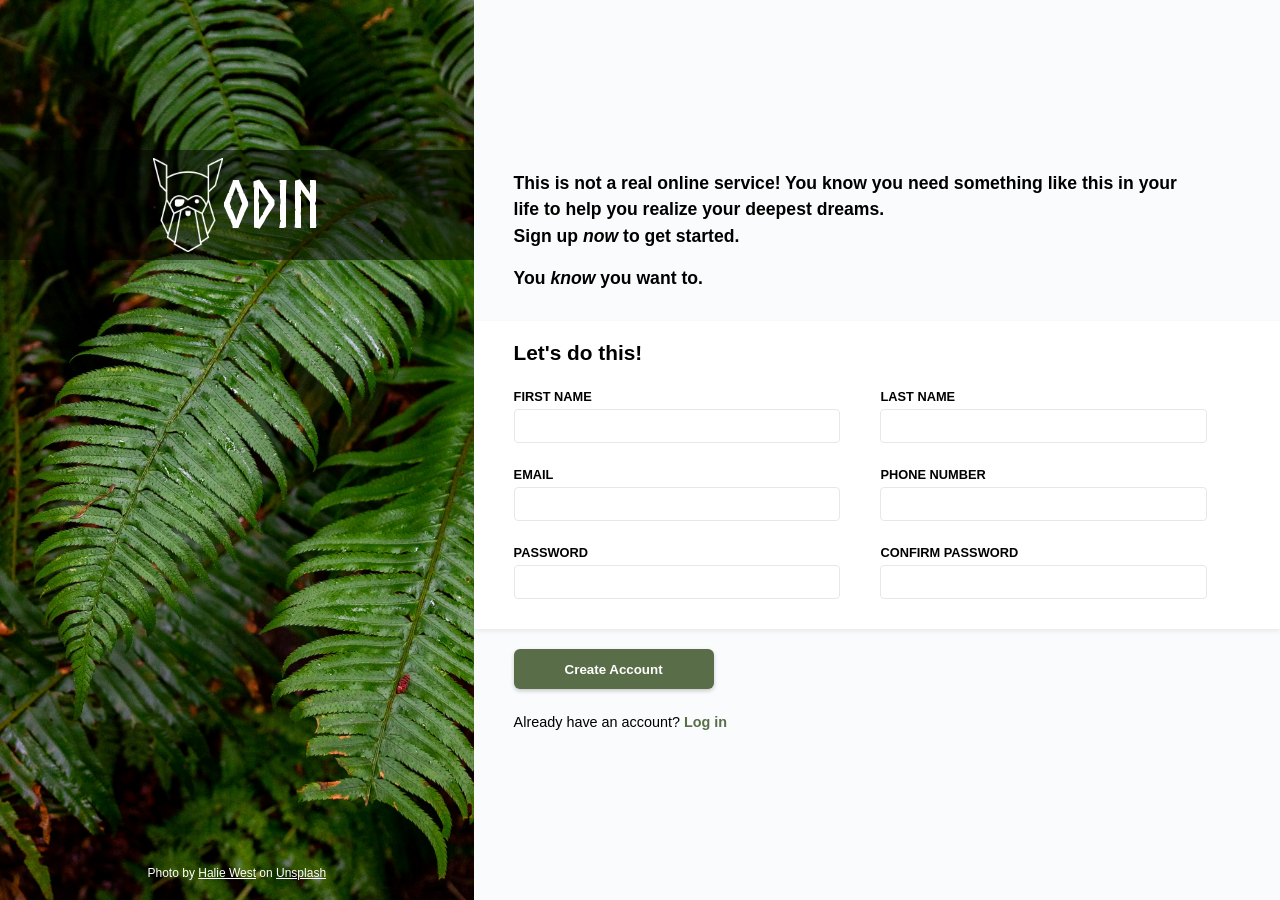
<file: index.html>
<!DOCTYPE html>
<html lang="en">
<head>
    <meta charset="UTF-8">
    <meta name="viewport" content="width=device-width, initial-scale=1.0">
    <title>Form Basics</title>
    <link rel="stylesheet" href="styles.css">
</head>
<body>
    <div class="right">
        <div class="logo-wrapper">
            <img src="images/odin-lined.png">
            <p>Odin</p>            
        </div>
        <p class="credits">Photo by 
                <a href="https://unsplash.com/photos/25xggax4bSA">Halie West</a>
                 on 
                 <a href="www.unsplash.com">Unsplash</a>
        </p>
    </div>
    <div class="left">
        <div class="header">
            <p>This is not a real online service! You know you need something like this in your life to help
                you realize your deepest dreams.<br>
                Sign up <em>now</em> to get started.</p>
                <p>You <em>know</em> you want to.</p>
        </div>
        
            <form action="" method="get">
                <div class="form-wrapper">
                    <h2>Let's do this!</h2>
                    <div class="form-fields">
                        <div class="form-row">
                            <label for="first-name">First Name</label>
                            <input id="first-name" name="first-name" type="text" required/>
                        </div>
                        <div class="form-row">
                            <label for="last-name">Last Name</label>
                            <input id="last-name" name="last-name" type="text" required/>
                        </div>
                        <div class="form-row">
                            <label for="email">Email</label>
                            <input id="email" name="email" type="email" required/>
                        </div>
                        <div class="form-row">
                            <label for="phone-number">Phone Number</label>
                            <input id="phone-number" name="phone-number" type="tel" />
                        </div>
                        <div class="form-row">
                            <label for="password">Password</label>
                            <input id="password" name="password" type="password" required/>
                        </div>
                    <div class="form-row">
                        <label for="confirm-password">Confirm Password</label>
                        <input id="confirm-password" name="confirm-password" type="password" required />
                    </div>
                    </div>
                </div>
                <div class="form-actions">
                        <button>Create Account</button>
                        <p>Already have an account? <a href="">Log in</a></p>
                </div>
                
            </form>
        </div>
    </body>
</html>
</file>
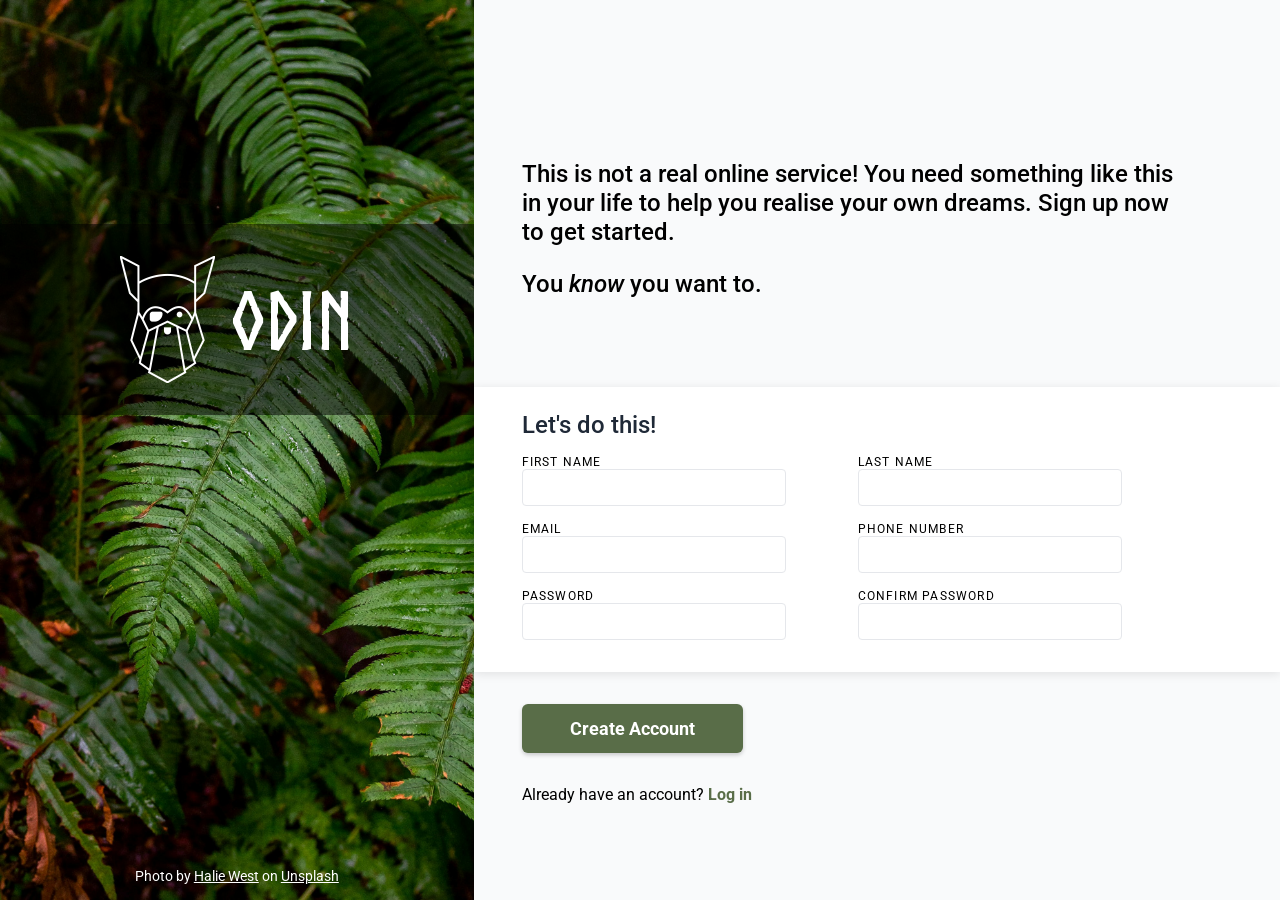
<file: form-01/index.html>
<!DOCTYPE html>
<html lang="en">
<head>
    <meta charset="UTF-8">
    <meta name="viewport" content="width=device-width, initial-scale=1.0">
    <title>Html Forms</title>
    <link rel="preconnect" href="https://fonts.googleapis.com">
    <link rel="preconnect" href="https://fonts.gstatic.com" crossorigin>
    <link href="https://fonts.googleapis.com/css2?family=Roboto:wght@400;500;700&display=swap" rel="stylesheet">
    <link rel="stylesheet" href="styles.css" />
</head>
<body>
   <div class="main-wrapper">
    
            <div class="left-column">
                <div class="logo">
                    <img src="images/odin-lined.png" alt="Odin logo">
                    <p class="logo-text">ODIN</p>
                </div>
                    <p class="photo-credit">Photo by <a href="https://unsplash.com/photos/25xggax4bSA">Halie West</a> on <a href="https://unsplash.com">Unsplash</a></p>
            </div>
            
            <div class="right-column">
                <div class="right-column-header">
                    <p class="header-text">This is not a real online service! You need something like this in your life to help you realise your own dreams. Sign up now to get started.</p>
                    <p class="header-cta">You <em>know</em> you want to.</p>
                </div>
                <div class="form-wrapper">
                    <form action="" method="get">
                        <div class="form-band">
                            <section class="form-wrapper-contents">
                        <h2>Let's do this!</h2>
                            <p>
                                <label for="first_name">FIRST NAME</label>
                                <input type="text" name="first_name" id="first_name" required>
                            </p>
                            <p>
                                 <label for="last_name">LAST NAME</label>
                                 <input type="text" id="last_name" name="last_name" required>
                            </p>
                            <p>
                                <label for="user_email">EMAIL</label>
                                <input type="email" name="user_email" id="user_email" required>
                            </p>
                            <p>
                                <label for="phone_number">PHONE NUMBER</label>
                                <input type="tel" id="phone_number" name="phone_number">
                            </p>
                            <p>
                                <label for="user_password">PASSWORD</label>
                                <input type="password" id="user_password" name="password" required minlength="8"> 
                            </p>
                            <p>
                                <label for="confirm_password">CONFIRM PASSWORD</label>
                                <input type="password" id="confirm_password" name="confirm_password" required minlength="8" > 
                            </p>
                            </section>
                        </div>

                        <p class="button">
                                <button type="submit">Create Account</button>
                        </p> 
                         <p class="form-wrapper-cta">Already have an account? <a href="">Log in</a></p>
   
                    </form>
                </div>
        </div>
   </div> 
</body>
</html>
</file>
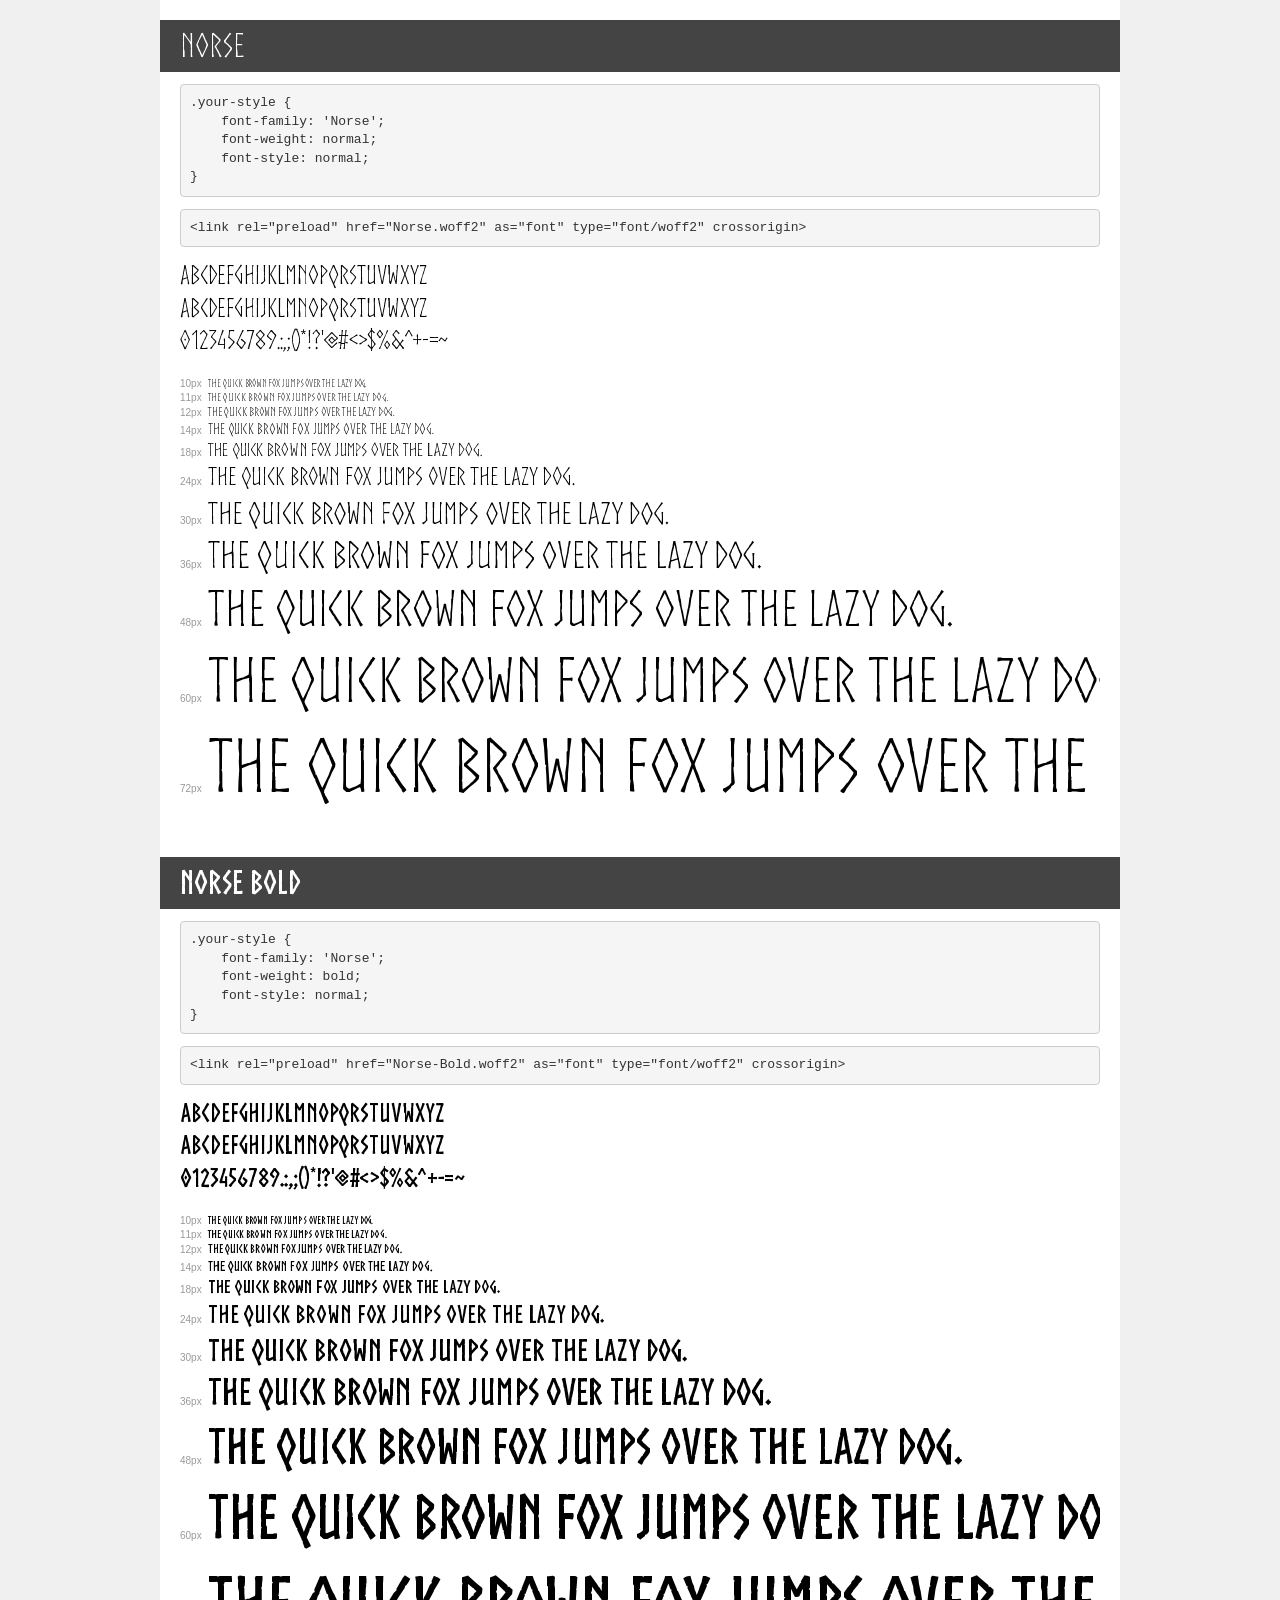
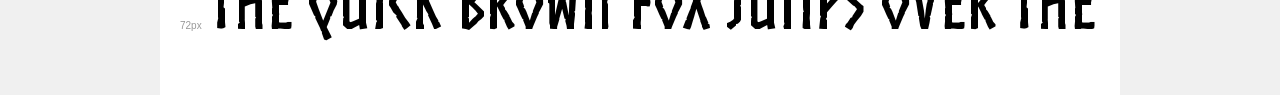
<file: fonts/demo.html>
<!DOCTYPE html>
<html lang="en">
<head>
    <meta charset="utf-8">
    <meta http-equiv="X-UA-Compatible" content="IE=edge">
    <meta name="viewport" content="width=device-width, initial-scale=1">
    <meta name="robots" content="noindex, noarchive">
    <meta name="format-detection" content="telephone=no">
    <title>Transfonter demo</title>
    <link href="stylesheet.css" rel="stylesheet">
    <style>
        /*
        http://meyerweb.com/eric/tools/css/reset/
        v2.0 | 20110126
        License: none (public domain)
        */
        html, body, div, span, applet, object, iframe,
        h1, h2, h3, h4, h5, h6, p, blockquote, pre,
        a, abbr, acronym, address, big, cite, code,
        del, dfn, em, img, ins, kbd, q, s, samp,
        small, strike, strong, sub, sup, tt, var,
        b, u, i, center,
        dl, dt, dd, ol, ul, li,
        fieldset, form, label, legend,
        table, caption, tbody, tfoot, thead, tr, th, td,
        article, aside, canvas, details, embed,
        figure, figcaption, footer, header, hgroup,
        menu, nav, output, ruby, section, summary,
        time, mark, audio, video {
            margin: 0;
            padding: 0;
            border: 0;
            font-size: 100%;
            font: inherit;
            vertical-align: baseline;
        }
        /* HTML5 display-role reset for older browsers */
        article, aside, details, figcaption, figure,
        footer, header, hgroup, menu, nav, section {
            display: block;
        }
        body {
            line-height: 1;
        }
        ol, ul {
            list-style: none;
        }
        blockquote, q {
            quotes: none;
        }
        blockquote:before, blockquote:after,
        q:before, q:after {
            content: '';
            content: none;
        }
        table {
            border-collapse: collapse;
            border-spacing: 0;
        }
        /* demo styles */
        body {
            background: #f0f0f0;
            color: #000;
        }
        .page {
            background: #fff;
            width: 920px;
            margin: 0 auto;
            padding: 20px 20px 0 20px;
            overflow: hidden;
        }
        .font-container {
            overflow-x: auto;
            overflow-y: hidden;
            margin-bottom: 40px;
            line-height: 1.3;
            white-space: nowrap;
            padding-bottom: 5px;
        }
        h1 {
            position: relative;
            background: #444;
            font-size: 32px;
            color: #fff;
            padding: 10px 20px;
            margin: 0 -20px 12px -20px;
        }
        .letters {
            font-size: 25px;
            margin-bottom: 20px;
        }
        .s10:before {
            content: '10px';
        }
        .s11:before {
            content: '11px';
        }
        .s12:before {
            content: '12px';
        }
        .s14:before {
            content: '14px';
        }
        .s18:before {
            content: '18px';
        }
        .s24:before {
            content: '24px';
        }
        .s30:before {
            content: '30px';
        }
        .s36:before {
            content: '36px';
        }
        .s48:before {
            content: '48px';
        }
        .s60:before {
            content: '60px';
        }
        .s72:before {
            content: '72px';
        }
        .s10:before, .s11:before, .s12:before, .s14:before,
        .s18:before, .s24:before, .s30:before, .s36:before,
        .s48:before, .s60:before, .s72:before {
            font-family: Arial, sans-serif;
            font-size: 10px;
            font-weight: normal;
            font-style: normal;
            color: #999;
            padding-right: 6px;
        }
        pre {
            display: block;
            padding: 9px;
            margin: 0 0 12px;
            font-family: Monaco, Menlo, Consolas, "Courier New", monospace;
            font-size: 13px;
            line-height: 1.428571429;
            color: #333;
            font-weight: normal;
            font-style: normal;
            background-color: #f5f5f5;
            border: 1px solid #ccc;
            overflow-x: auto;
            border-radius: 4px;
        }
        /* responsive */
        @media (max-width: 959px) {
            .page {
                width: auto;
                margin: 0;
            }
        }
    </style>
</head>
<body>
<div class="page">
    <div class="demo">
        <h1 style="font-family: 'Norse'; font-weight: normal; font-style: normal;">Norse</h1>
        <pre title="Usage">.your-style {
    font-family: 'Norse';
    font-weight: normal;
    font-style: normal;
}</pre>
        <pre title="Preload (optional)">
&lt;link rel=&quot;preload&quot; href=&quot;Norse.woff2&quot; as=&quot;font&quot; type=&quot;font/woff2&quot; crossorigin&gt;</pre>
        <div class="font-container" style="font-family: 'Norse'; font-weight: normal; font-style: normal;">
            <p class="letters">
                abcdefghijklmnopqrstuvwxyz<br>
ABCDEFGHIJKLMNOPQRSTUVWXYZ<br>
                0123456789.:,;()*!?'@#&lt;&gt;$%&^+-=~
            </p>
            <p class="s10" style="font-size: 10px;">The quick brown fox jumps over the lazy dog.</p>
            <p class="s11" style="font-size: 11px;">The quick brown fox jumps over the lazy dog.</p>
            <p class="s12" style="font-size: 12px;">The quick brown fox jumps over the lazy dog.</p>
            <p class="s14" style="font-size: 14px;">The quick brown fox jumps over the lazy dog.</p>
            <p class="s18" style="font-size: 18px;">The quick brown fox jumps over the lazy dog.</p>
            <p class="s24" style="font-size: 24px;">The quick brown fox jumps over the lazy dog.</p>
            <p class="s30" style="font-size: 30px;">The quick brown fox jumps over the lazy dog.</p>
            <p class="s36" style="font-size: 36px;">The quick brown fox jumps over the lazy dog.</p>
            <p class="s48" style="font-size: 48px;">The quick brown fox jumps over the lazy dog.</p>
            <p class="s60" style="font-size: 60px;">The quick brown fox jumps over the lazy dog.</p>
            <p class="s72" style="font-size: 72px;">The quick brown fox jumps over the lazy dog.</p>
        </div>
    </div>

    <div class="demo">
        <h1 style="font-family: 'Norse'; font-weight: bold; font-style: normal;">Norse Bold</h1>
        <pre title="Usage">.your-style {
    font-family: 'Norse';
    font-weight: bold;
    font-style: normal;
}</pre>
        <pre title="Preload (optional)">
&lt;link rel=&quot;preload&quot; href=&quot;Norse-Bold.woff2&quot; as=&quot;font&quot; type=&quot;font/woff2&quot; crossorigin&gt;</pre>
        <div class="font-container" style="font-family: 'Norse'; font-weight: bold; font-style: normal;">
            <p class="letters">
                abcdefghijklmnopqrstuvwxyz<br>
ABCDEFGHIJKLMNOPQRSTUVWXYZ<br>
                0123456789.:,;()*!?'@#&lt;&gt;$%&^+-=~
            </p>
            <p class="s10" style="font-size: 10px;">The quick brown fox jumps over the lazy dog.</p>
            <p class="s11" style="font-size: 11px;">The quick brown fox jumps over the lazy dog.</p>
            <p class="s12" style="font-size: 12px;">The quick brown fox jumps over the lazy dog.</p>
            <p class="s14" style="font-size: 14px;">The quick brown fox jumps over the lazy dog.</p>
            <p class="s18" style="font-size: 18px;">The quick brown fox jumps over the lazy dog.</p>
            <p class="s24" style="font-size: 24px;">The quick brown fox jumps over the lazy dog.</p>
            <p class="s30" style="font-size: 30px;">The quick brown fox jumps over the lazy dog.</p>
            <p class="s36" style="font-size: 36px;">The quick brown fox jumps over the lazy dog.</p>
            <p class="s48" style="font-size: 48px;">The quick brown fox jumps over the lazy dog.</p>
            <p class="s60" style="font-size: 60px;">The quick brown fox jumps over the lazy dog.</p>
            <p class="s72" style="font-size: 72px;">The quick brown fox jumps over the lazy dog.</p>
        </div>
    </div>

</div>
</body>
</html>
</file>
<file: styles.css>
* {
    margin: 0;
    padding: 0;
    box-sizing: border-box;
}

@font-face {
    font-family: 'Norse';
    src: url('fonts/Norse-Bold.woff2') format('woff2');
    font-weight: bold;
    font-style: normal;
    font-display: swap;
}

body {
    display: flex;
    min-height: 100vh;
    font-family: "ubuntu", sans-serif;

}

.left {
    width: 63%;
    background-color: #fafbfc;
    display: flex;
    flex-direction: column;
    justify-content: center;    
}

.header {
    font-size: 1.1rem;
    font-weight: bold;

    line-height: 1.5;
    max-width: 750px;

    padding: 0 40px;
}

.header p + p {
    margin-top: 16px;
}

form h2 {
    margin-bottom: 24px;
    font-size: 1.3rem;
}

.form-wrapper {
    background-color: white;
    width: 100%;

    padding: 20px 40px 30px;
    margin-top: 30px;
    box-shadow: 0 2px 5px rgba(0, 0, 0, 0.08);
}

.form-row {
    display: flex;
    /* background-color: pink; */
    flex-direction: column;
    gap: 5px;
}

.form-row label {
    font-size: 0.8rem;
    text-transform: uppercase;
    font-weight: bold;
}

.form-row input {
    width: 100%;
    height: 34px;
    border: 1px solid #E5E7EB;
    border-radius: 4px;
    padding: 5px;
}

.form-row input:focus {
    outline: 2px solid #2563EB;
    border-color: #2563EB;
    box-shadow: 0 2px 5px rgba(37, 99, 235, 0.2);
}

.form-row input[type="password"]:user-invalid,
{
    border-color: #DC2626;
}

.form-actions {
    margin-top: 20px;
    display: flex;
    /* background-color: aqua; */
    flex-direction: column;
    gap: 25px;
    padding: 0 40px;
   
}

.form-actions button {
    background-color: #596D48;
    width: 200px;
    height: 40px;
    border: none;
    border-radius: 6px;
    padding: 10px;
    color: white;
    font-weight: bold;
    cursor: pointer;
    box-shadow: 0 2px 4px rgba(0, 0, 0, 0.2);

}

.form-actions button:hover {
    background-color: #465738;
    box-shadow: 0 4px 8px rgba(0, 0, 0, 0.25);

}

.form-actions p {
    font-size: 0.9rem;
}

.form-actions p a {
    color: #596D48;
    font-weight: bold;
    text-decoration: none;
}

.form-actions p a:hover {
    text-decoration: underline;
}

.form-fields {
    /* background-color: purple; */
    display: flex;
    flex-wrap: wrap;
    column-gap: 40px;
    row-gap: 24px;
}

.form-row {
    width: 45%;
}

.logo-wrapper img {
    width: 70px;
}

.logo-wrapper p {
    color: white;
    font-size: 40px;
}


.right {
    width: 37%;
    
    background: url(images/halie-west-25xggax4bSA-unsplash.jpg);
    background-size: cover;
    background-position: center;

    display: flex;
    flex-direction: column;

    
    align-items: center;

    padding-top: 150px;
}


.logo-wrapper {
    display: flex;
    
    background-color: rgb(0, 0, 0, 0.5);
    align-items: center;
    justify-content: center;
    
    padding: 8px;

    width: 100%;
}

.logo-wrapper p {
    font-family: "Norse", sans-serif;

    font-size: 4em;
    text-transform: uppercase;
}

.credits {
    /* background-color: pink; */

    color: white;
    font-size: 12px;

    margin-top: auto;
    margin-bottom: 20px;

    text-align: center;

}

.credits a {
    color: white;
}

input,
button,
label {
    font-family: inherit;
}
</file>
<file: form-01/styles.css>
* {
    margin: 0;
    padding: 0;
    box-sizing: border-box;
}

body {
    font-family: Roboto, Arial, sans-serif;
    
}
@font-face {
    font-family: "Norse";
    src: url(fonts/Norse-Bold.woff2);
    font-weight: bold;
}

.logo-text {
    font-family: "Norse", serif;
    font-size: 5rem;
}
.main-wrapper {
    display: flex;
    min-height: 100vh;    
}

.left-column {
    flex: 37;
    background: url(images/halie-west-25xggax4bSA-unsplash.jpg);
    background-size: cover;
    display: flex;
    flex-direction: column;
}
 
.right-column {
    flex: 63;
    display: flex;
    flex-direction: column;
    gap: 1em;
    background-color: #F9FAFB;
}


p + p {
    margin-bottom: 1em;
}

button {
    margin-bottom: 2rem;
    background-color: #596D48;
    color: white;
    font-weight: bold;
    font-family: inherit;
    font-size: 1.1rem;
    border: none;
    border-radius: 6px;
    padding: .9rem 3rem;
    box-shadow: 0 2px 4px rgba(0, 0 , 0, 0.2);
    cursor: pointer;
}

.form-wrapper-contents {
    display: flex;
    flex-wrap: wrap;
    max-width: 600px;
    gap: 1rem 4.5rem;
}

.form-wrapper-contents h2 {
 flex-basis: 100%;
 font-size: 1.5rem;
 font-weight: 500;
 color: #1F2937;
}

.form-wrapper-contents p {
 flex-basis: calc(50% - 2.25rem);
 margin-bottom: 0;
}

.form-wrapper-cta a {
    color: #596D48;
    font-weight: bold;
    text-decoration: none;
}

label {
    display: block;
    font-size: 0.75rem;
    letter-spacing: 0.1em;
}

input {
    width: 100%;
    border: 1px solid #E5E7EB;
    border-radius: 4px;
    padding: 0.5rem 0.75rem;
    font-family: inherit;
    font-size: 1rem;
}

input:focus {
    outline: none;
    border-color: #2563EB;
    box-shadow: 0 0 4px rgba(37, 99, 235, .4);
}

input[type="password"]:user-invalid {
    border-color: red;
}

.logo {
    margin-top: 14rem;
    display: flex;
    align-items: center;
    justify-content: center;
    gap: 1rem;
    padding: 2rem 0;
    background-color: rgba(0, 0 , 0, 0.5);
    color: white;
}

.photo-credit {
    margin-top: auto;
    color: white;
    font-size: 0.875rem;
    text-align: center;
    padding: 1rem;
}

.photo-credit a {
    color: white;
}

.form-band {
    background-color: white;
    padding: 1.5rem 3rem 2rem;
    box-shadow: 0 2px 10px rgba(0, 0 , 0, 0.1);
}

.button,
.form-wrapper-cta {
    padding-left: 3rem;
}

.button {
    margin-top: 2rem;
    padding-left: 3rem;
}

.right-column-header {
    padding: 10rem 0 3rem 3rem;
    max-width: 700px;
    font-size: 1.5rem;
    font-weight: 500;
    line-height: 1.2;
}

.header-text {
    margin-bottom: 1em;
}

.logo img {
    width: 95px;
}
</file>
<file: fonts/stylesheet.css>
@font-face {
    font-family: 'Norse';
    src: url('Norse.woff2') format('woff2');
    font-weight: normal;
    font-style: normal;
    font-display: swap;
}

@font-face {
    font-family: 'Norse';
    src: url('Norse-Bold.woff2') format('woff2');
    font-weight: bold;
    font-style: normal;
    font-display: swap;
}
</file>
